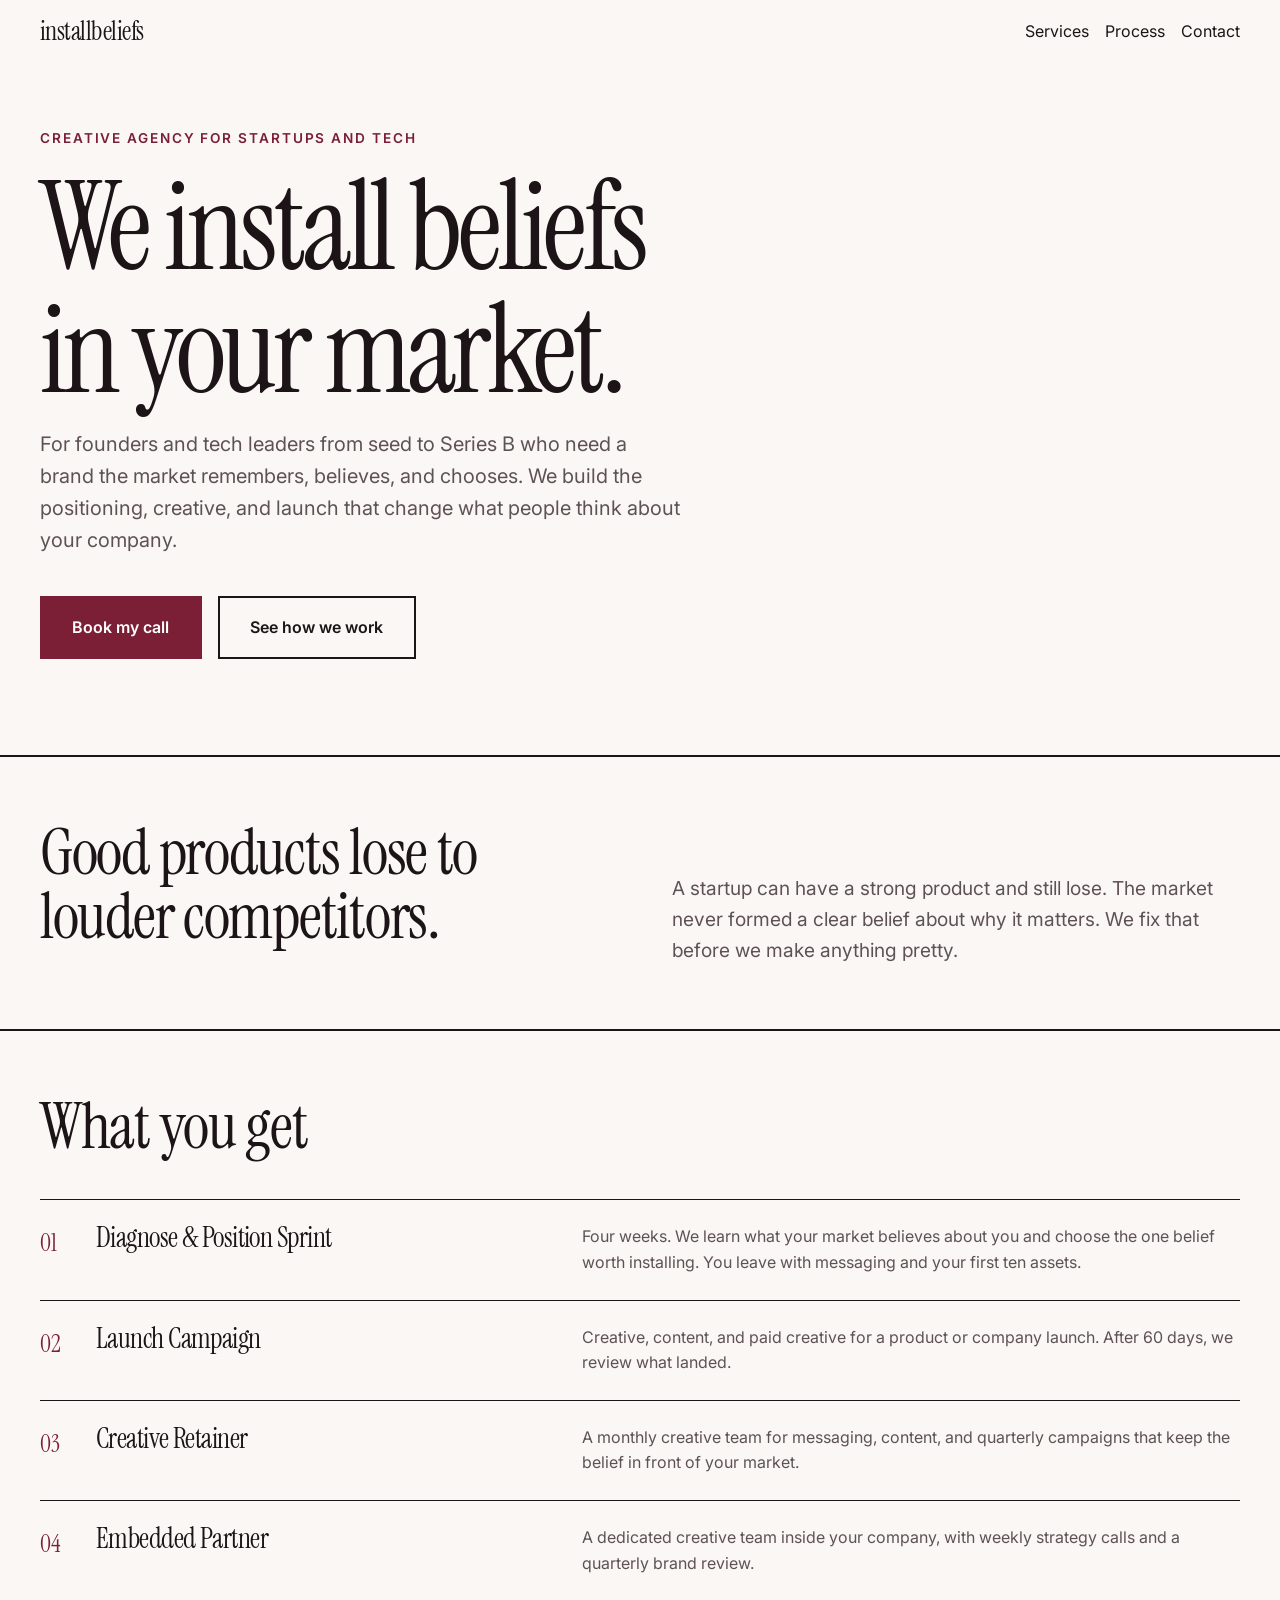
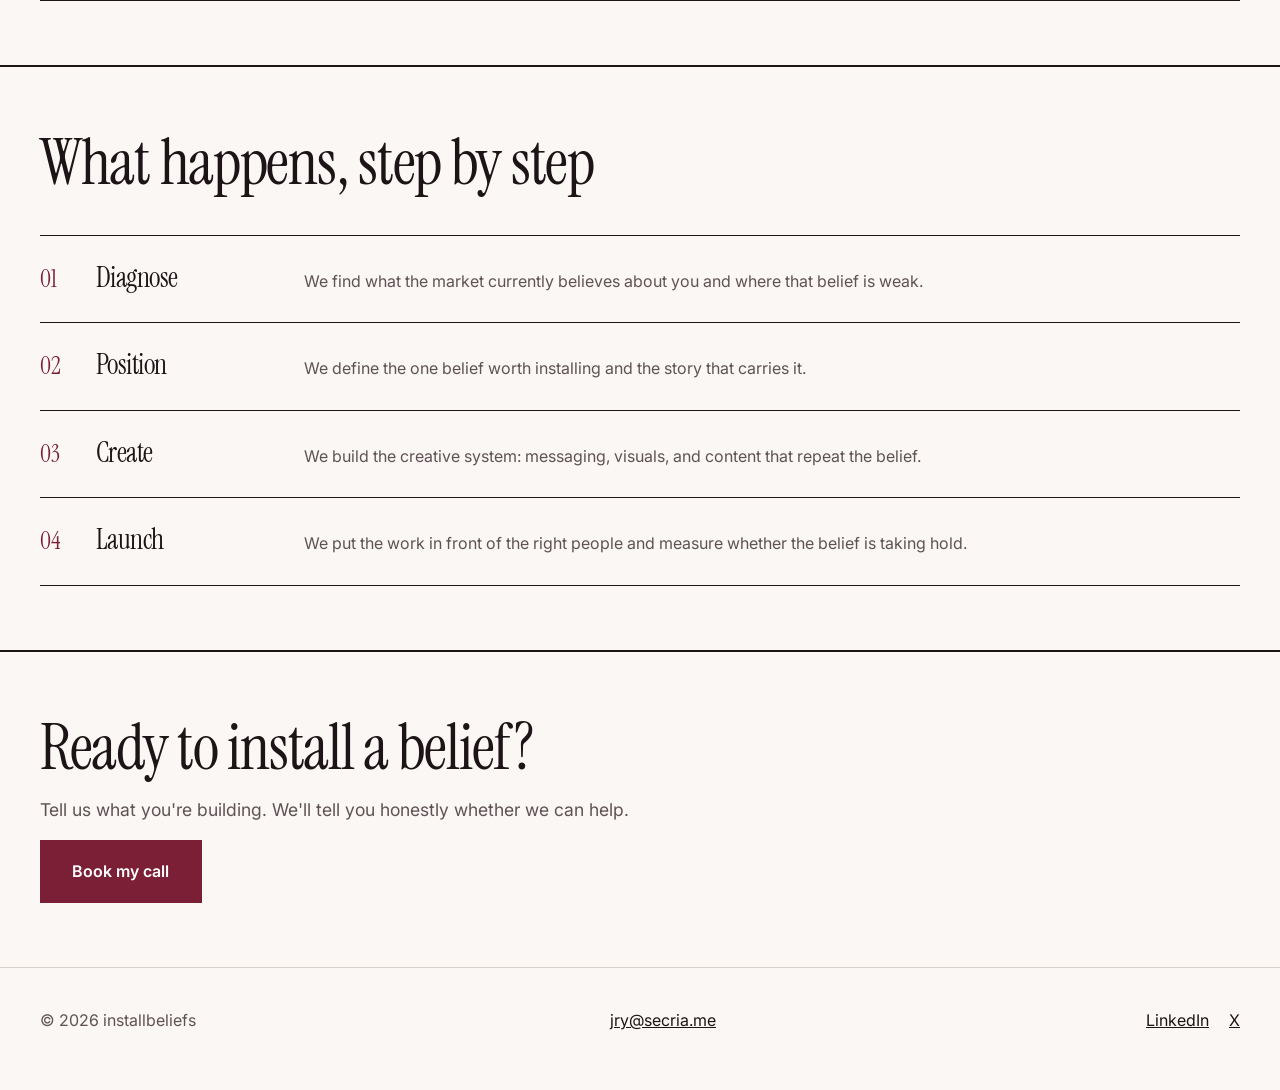
<file: index.html>
<!--
PLACEHOLDER INVENTORY: none remain in this file. Real email and social URLs added 2026-10-11.
-->
<!DOCTYPE html>
<html lang="en">
<head>
  <meta charset="UTF-8">
  <meta name="viewport" content="width=device-width, initial-scale=1.0">
  <title>installbeliefs | We install beliefs in your market.</title>
  <meta name="description" content="A creative agency for startups and tech companies that shapes how the market perceives, remembers, and chooses your brand.">
  <meta property="og:title" content="installbeliefs | We install beliefs in your market.">
  <meta property="og:description" content="Creative agency for startups and tech companies.">
  <meta property="og:type" content="website">
  <meta property="og:url" content="https://installbeliefs.com">
  <meta property="og:image" content="https://installbeliefs.com/og-image.png">
  <link rel="preconnect" href="https://fonts.googleapis.com">
  <link rel="preconnect" href="https://fonts.gstatic.com" crossorigin>
  <link href="https://fonts.googleapis.com/css2?family=Instrument+Serif&family=Inter:wght@400;600&display=swap" rel="stylesheet">
  <link rel="icon" href="data:image/svg+xml,%3Csvg xmlns='http://www.w3.org/2000/svg' viewBox='0 0 16 16'%3E%3Ccircle cx='8' cy='3' r='1.6' fill='%237a1f35'/%3E%3Crect x='7.1' y='6' width='1.8' height='8' fill='%237a1f35'/%3E%3C/svg%3E">
  <link rel="stylesheet" href="styles.css">
</head>
<body>

  <a class="skip-link" href="#main">Skip to content</a>

  <header class="site-header">
    <div class="container header-inner">
      <a class="logo" href="index.html">installbeliefs</a>
      <nav class="site-nav" aria-label="Primary">
        <a href="#services">Services</a>
        <a href="#process">Process</a>
        <a href="contact.html">Contact</a>
      </nav>
    </div>
  </header>

  <main id="main">

    <section class="hero">
      <div class="container">
        <p class="eyebrow">Creative agency for startups and tech</p>
        <h1>We install beliefs in your market.</h1>
        <p class="lead">For founders and tech leaders from seed to Series B who need a brand the market remembers, believes, and chooses. We build the positioning, creative, and launch that change what people think about your company.</p>
        <div class="cta-row">
          <a class="btn btn-primary" href="contact.html">Book my call</a>
          <a class="btn btn-ghost" href="#process">See how we work</a>
        </div>
      </div>
    </section>

    <section class="problem">
      <div class="container narrow">
        <h2>Good products lose to louder competitors.</h2>
        <p>A startup can have a strong product and still lose. The market never formed a clear belief about why it matters. We fix that before we make anything pretty.</p>
      </div>
    </section>

    <section class="services" id="services">
      <div class="container">
        <h2>What you get</h2>
        <div class="card-grid">
          <article class="card">
            <h3>Diagnose &amp; Position Sprint</h3>
            <p>Four weeks. We learn what your market believes about you and choose the one belief worth installing. You leave with messaging and your first ten assets.</p>
          </article>
          <article class="card">
            <h3>Launch Campaign</h3>
            <p>Creative, content, and paid creative for a product or company launch. After 60 days, we review what landed.</p>
          </article>
          <article class="card">
            <h3>Creative Retainer</h3>
            <p>A monthly creative team for messaging, content, and quarterly campaigns that keep the belief in front of your market.</p>
          </article>
          <article class="card">
            <h3>Embedded Partner</h3>
            <p>A dedicated creative team inside your company, with weekly strategy calls and a quarterly brand review.</p>
          </article>
        </div>
      </div>
    </section>

    <section class="process" id="process">
      <div class="container">
        <h2>What happens, step by step</h2>
        <ol class="steps">
          <li><span class="step-num">01</span><h3>Diagnose</h3><p>We find what the market currently believes about you and where that belief is weak.</p></li>
          <li><span class="step-num">02</span><h3>Position</h3><p>We define the one belief worth installing and the story that carries it.</p></li>
          <li><span class="step-num">03</span><h3>Create</h3><p>We build the creative system: messaging, visuals, and content that repeat the belief.</p></li>
          <li><span class="step-num">04</span><h3>Launch</h3><p>We put the work in front of the right people and measure whether the belief is taking hold.</p></li>
        </ol>
      </div>
    </section>

    <section class="closing">
      <div class="container narrow">
        <h2>Ready to install a belief?</h2>
        <p>Tell us what you're building. We'll tell you honestly whether we can help.</p>
        <a class="btn btn-primary" href="contact.html">Book my call</a>
      </div>
    </section>

  </main>

  <footer class="site-footer">
    <div class="container footer-inner">
      <p>&copy; <span id="year"></span> installbeliefs</p>
      <p><a href="mailto:jry@secria.me">jry@secria.me</a></p>
      <p class="socials">
        <a href="https://www.linkedin.com/in/juliusy3/">LinkedIn</a>
        <a href="https://x.com/juliusxyoung">X</a>
      </p>
    </div>
  </footer>

  <script src="script.js"></script>
</body>
</html>
</file>
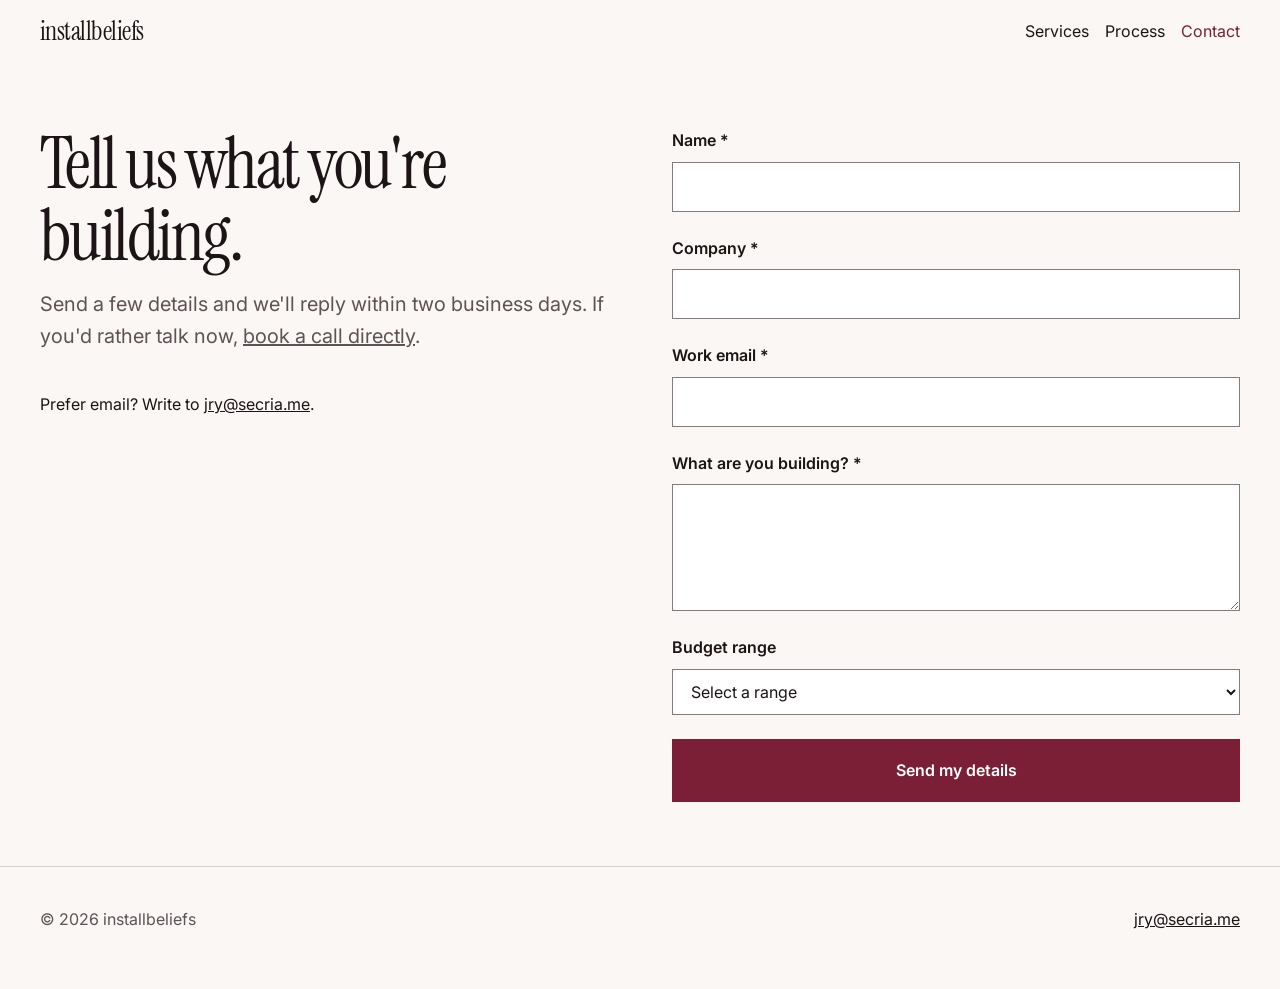
<file: contact.html>
<!--
PLACEHOLDER INVENTORY: none remain in this file. Real email, booking URL and form endpoint added 2026-10-11.
- company_website honeypot (hidden input; must stay empty)
-->
<!DOCTYPE html>
<html lang="en">
<head>
  <meta charset="UTF-8">
  <meta name="viewport" content="width=device-width, initial-scale=1.0">
  <title>Contact | installbeliefs</title>
  <meta name="description" content="Tell us what you're building and book a call with installbeliefs.">
  <meta property="og:title" content="Contact | installbeliefs">
  <meta property="og:description" content="Tell us what you're building and book a call with installbeliefs.">
  <meta property="og:type" content="website">
  <meta property="og:url" content="https://installbeliefs.com/contact.html">
  <meta property="og:image" content="https://installbeliefs.com/og-image.png">
  <link rel="preconnect" href="https://fonts.googleapis.com">
  <link rel="preconnect" href="https://fonts.gstatic.com" crossorigin>
  <link href="https://fonts.googleapis.com/css2?family=Instrument+Serif&family=Inter:wght@400;600&display=swap" rel="stylesheet">
  <link rel="icon" href="data:image/svg+xml,%3Csvg xmlns='http://www.w3.org/2000/svg' viewBox='0 0 16 16'%3E%3Ccircle cx='8' cy='3' r='1.6' fill='%237a1f35'/%3E%3Crect x='7.1' y='6' width='1.8' height='8' fill='%237a1f35'/%3E%3C/svg%3E">
  <link rel="stylesheet" href="styles.css">
</head>
<body>

  <a class="skip-link" href="#main">Skip to content</a>

  <header class="site-header">
    <div class="container header-inner">
      <a class="logo" href="index.html">installbeliefs</a>
      <nav class="site-nav" aria-label="Primary">
        <a href="index.html#services">Services</a>
        <a href="index.html#process">Process</a>
        <a href="contact.html" aria-current="page">Contact</a>
      </nav>
    </div>
  </header>

  <main id="main">
    <section class="contact">
      <div class="container contact-grid">
        <div>
          <h1>Tell us what you're building.</h1>
          <p class="lead">Send a few details and we'll reply within two business days. If you'd rather talk now, <a href="https://calendar.app.google/qbDW3M26PKF1a4yp6">book a call directly</a>.</p>
          <p>Prefer email? Write to <a href="mailto:jry@secria.me">jry@secria.me</a>.</p>
        </div>

        <form class="contact-form" id="contact-form" action="https://formsubmit.co/ajax/jry@secria.me" method="POST" novalidate>
          <input type="text" name="company_website" tabindex="-1" autocomplete="off" aria-hidden="true">
          <div class="field">
            <label for="name">Name <span aria-hidden="true">*</span></label>
            <input type="text" id="name" name="name" autocomplete="name" required>
            <p class="error" id="name-error" role="alert"></p>
          </div>

          <div class="field">
            <label for="company">Company <span aria-hidden="true">*</span></label>
            <input type="text" id="company" name="company" autocomplete="organization" required>
            <p class="error" id="company-error" role="alert"></p>
          </div>

          <div class="field">
            <label for="email">Work email <span aria-hidden="true">*</span></label>
            <input type="email" id="email" name="email" autocomplete="email" required>
            <p class="error" id="email-error" role="alert"></p>
          </div>

          <div class="field">
            <label for="building">What are you building? <span aria-hidden="true">*</span></label>
            <textarea id="building" name="building" rows="4" required></textarea>
            <p class="error" id="building-error" role="alert"></p>
          </div>

          <div class="field">
            <label for="budget">Budget range</label>
            <select id="budget" name="budget">
              <option value="">Select a range</option>
              <option value="range-1">Under $15,000</option>
              <option value="range-2">$15,000 to $50,000</option>
              <option value="range-3">$50,000 to $150,000</option>
              <option value="range-4">$150,000 or more</option>
            </select>
          </div>

          <button class="btn btn-primary" type="submit">Send my details</button>
          <p class="error" id="form-error" role="alert"></p>
          <p class="form-success" id="form-success" role="status" hidden>Thanks. We've received your inquiry and will reply within two business days.</p>
        </form>
      </div>
    </section>
  </main>

  <footer class="site-footer">
    <div class="container footer-inner">
      <p>&copy; <span id="year"></span> installbeliefs</p>
      <p><a href="mailto:jry@secria.me">jry@secria.me</a></p>
    </div>
  </footer>

  <script src="script.js"></script>
</body>
</html>
</file>
<file: styles.css>
/* ---------- Tokens ---------- */
:root {
  --ink: #1c1416;
  --paper: #faf7f4;
  --muted: #5e5256;
  --rule: #d8d0cb;
  --input-border: #857a7d;
  --accent: #7a1f35; /* burgundy */
  --accent-ink: #ffffff;

  --font-display: "Instrument Serif", Georgia, "Times New Roman", serif;
  --font-body: "Inter", system-ui, -apple-system, "Segoe UI", Roboto, sans-serif;

  --space-1: 0.5rem;
  --space-2: 1rem;
  --space-3: 1.5rem;
  --space-4: 2.5rem;
  --space-5: 4rem;
  --space-6: 6rem;

  --max: 1200px;
  --radius: 0;
}

/* ---------- Base ---------- */
*, *::before, *::after { box-sizing: border-box; }

html { scroll-behavior: smooth; scroll-padding-top: 72px; }

body {
  margin: 0;
  font-family: var(--font-body);
  font-size: 1rem;
  line-height: 1.6;
  color: var(--ink);
  background: var(--paper);
  -webkit-font-smoothing: antialiased;
}

img { max-width: 100%; height: auto; display: block; }

h1, h2, h3 {
  font-family: var(--font-display);
  font-weight: 400;
  line-height: 1;
  margin: 0 0 var(--space-2);
  letter-spacing: -0.02em;
}
h1 { font-size: clamp(3.25rem, 9vw + 0.5rem, 8rem); letter-spacing: -0.035em; max-width: 11ch; }
h2 { font-size: clamp(2.2rem, 4vw + 1rem, 4rem); }
h3 { font-size: 1.75rem; }

p { margin: 0 0 var(--space-2); }
a { color: inherit; }

.container {
  width: min(100% - 2 * var(--space-3), var(--max));
  margin-inline: auto;
}
.narrow { max-width: 720px; margin-inline: 0; }
.container.narrow { margin-left: max(var(--space-3), calc((100% - var(--max)) / 2)); }

.skip-link {
  position: absolute;
  left: -9999px;
  top: 0;
  background: var(--ink);
  color: var(--paper);
  padding: var(--space-1) var(--space-2);
}
.skip-link:focus { left: var(--space-2); top: var(--space-2); z-index: 100; }

:focus-visible {
  outline: 3px solid var(--accent);
  outline-offset: 3px;
}

/* ---------- Buttons ---------- */
.btn {
  display: inline-block;
  padding: 1.05rem 1.9rem;
  border-radius: var(--radius);
  font-weight: 600;
  text-decoration: none;
  border: 2px solid transparent;
  cursor: pointer;
  font: inherit;
  font-weight: 600;
  transition: background-color 0.15s ease, color 0.15s ease;
}
.btn-primary {
  background: var(--accent);
  color: var(--accent-ink);
}
.btn-primary:hover { background: var(--ink); }
.btn-ghost {
  border-color: var(--ink);
  color: var(--ink);
  background: transparent;
}
.btn-ghost:hover { background: var(--ink); color: var(--paper); }

/* ---------- Header ---------- */
.site-header {
  position: sticky;
  top: 0;
  z-index: 50;
  background: var(--paper);
}
.header-inner {
  display: flex;
  align-items: center;
  justify-content: space-between;
  gap: var(--space-2);
  min-height: 64px;
  flex-wrap: wrap;
}
.logo {
  font-family: var(--font-display);
  font-weight: 400;
  font-size: 1.6rem;
  letter-spacing: -0.02em;
  text-decoration: none;
}
.site-nav {
  display: flex;
  gap: var(--space-2);
  flex-wrap: wrap;
}
.site-nav a {
  text-decoration: none;
  font-size: 1rem;
  padding: 0.25rem 0;
  color: var(--ink);
}
.site-nav a:hover,
.site-nav a[aria-current="page"] { color: var(--accent); }

/* ---------- Hero ---------- */
.hero {
  padding: var(--space-5) 0 var(--space-6);
}
.eyebrow {
  font-size: 0.85rem;
  text-transform: uppercase;
  letter-spacing: 0.14em;
  color: var(--accent);
  font-weight: 600;
  margin-bottom: var(--space-2);
}
.lead {
  font-size: clamp(1.05rem, 1vw + 0.9rem, 1.25rem);
  color: var(--muted);
  max-width: 640px;
  margin-bottom: var(--space-4);
}
.cta-row {
  display: flex;
  gap: var(--space-2);
  flex-wrap: wrap;
}

/* ---------- Sections ---------- */
section { padding: var(--space-5) 0; border-top: 2px solid var(--ink); }
.hero, .contact { border-top: none; }
.contact h1 { font-size: clamp(2.75rem, 5vw + 0.5rem, 5.5rem); max-width: none; }

.problem h2 { max-width: 16ch; }
.problem p { color: var(--muted); font-size: 1.2rem; max-width: 60ch; }

.card-grid {
  display: block;
  margin-top: var(--space-4);
  counter-reset: svc;
}
.card {
  display: grid;
  grid-template-columns: 2.5rem 1fr;
  gap: var(--space-1) var(--space-2);
  border-top: 1px solid var(--ink);
  padding: var(--space-3) 0;
  counter-increment: svc;
}
.card:last-child { border-bottom: 1px solid var(--ink); }
.card::before {
  content: "0" counter(svc);
  font-family: var(--font-display);
  font-size: 1.5rem;
  color: var(--accent);
  grid-row: 1;
}
.card h3 { margin: 0; }
.card p { color: var(--muted); margin: 0; grid-column: 2; }

.case-client {
  font-size: 0.8rem;
  text-transform: uppercase;
  letter-spacing: 0.1em;
  color: var(--muted);
  font-weight: 600;
}
.card p.case-result {
  margin-top: var(--space-2);
  color: var(--ink) !important;
}
.case-result strong {
  font-family: var(--font-display);
  font-size: 1.75rem;
  color: var(--accent);
  display: block;
}

/* ---------- Process ---------- */
.steps {
  list-style: none;
  padding: 0;
  margin: var(--space-4) 0 0;
}
.steps li {
  display: grid;
  grid-template-columns: 2.5rem 1fr;
  gap: var(--space-1) var(--space-2);
  border-top: 1px solid var(--ink);
  padding: var(--space-3) 0;
  align-items: baseline;
}
.steps li:last-child { border-bottom: 1px solid var(--ink); }
.step-num {
  font-family: var(--font-display);
  font-size: 1.5rem;
  color: var(--accent);
}
.steps h3 { margin: 0; }
.steps p { color: var(--muted); margin: 0; grid-column: 2; }

/* ---------- Closing ---------- */
.closing { text-align: left; }
.closing p { color: var(--muted); font-size: 1.1rem; }

/* ---------- Contact ---------- */
.contact { padding-top: var(--space-5); }
.contact-grid {
  display: grid;
  gap: var(--space-5);
  grid-template-columns: 1fr;
}
.contact-form {
  display: grid;
  gap: var(--space-3);
}
/* Honeypot: moved here from an inline style so the CSP can drop 'unsafe-inline'. */
.contact-form input[name="company_website"] {
  position: absolute;
  left: -9999px;
}
.field { display: grid; gap: var(--space-1); }
.field label { font-weight: 600; }
.field input,
.field textarea,
.field select {
  font: inherit;
  padding: 0.7rem 0.85rem;
  border: 1px solid var(--input-border);
  border-radius: var(--radius);
  background: #ffffff;
  color: var(--ink);
  width: 100%;
}
.field input:focus-visible,
.field textarea:focus-visible,
.field select:focus-visible {
  outline: 3px solid var(--accent);
  outline-offset: 0;
  border-color: var(--accent);
}
.field input[aria-invalid="true"],
.field textarea[aria-invalid="true"] {
  border-color: #b3261e;
}
.error {
  color: #b3261e;
  font-size: 1rem;
  margin: 0;
  min-height: 0;
}
.error:empty { display: none; }
.form-success {
  color: var(--ink);
  background: #e7f3e8;
  border-left: 4px solid #2e7d32;
  padding: var(--space-2);
  border-radius: var(--radius);
}
.form-success[hidden] { display: none; }

/* ---------- Footer ---------- */
.site-footer {
  border-top: 1px solid var(--rule);
  padding: var(--space-4) 0;
  font-size: 1rem;
  color: var(--muted);
}
.footer-inner {
  display: flex;
  flex-wrap: wrap;
  gap: var(--space-2);
  justify-content: space-between;
  align-items: center;
}
.site-footer a { color: var(--ink); }
.socials a { margin-left: var(--space-2); }

/* ---------- Tablet and up ---------- */
@media (min-width: 768px) {
  .contact-grid { grid-template-columns: 1fr 1fr; }
  .problem .container { display: grid; grid-template-columns: 1fr 1fr; gap: var(--space-5); max-width: var(--max); }
  .problem p { align-self: end; margin: 0; }
}

/* ---------- Desktop ---------- */
@media (min-width: 1024px) {
  .card { grid-template-columns: 2.5rem 1fr 1.4fr; }
  .card p { grid-column: 3; }
  .steps li { grid-template-columns: 2.5rem 12rem 1fr; }
  .steps p { grid-column: 3; }
}

/* ---------- Reduced motion ---------- */
@media (prefers-reduced-motion: reduce) {
  html { scroll-behavior: auto; }
  * { transition: none !important; }
}
</file>
